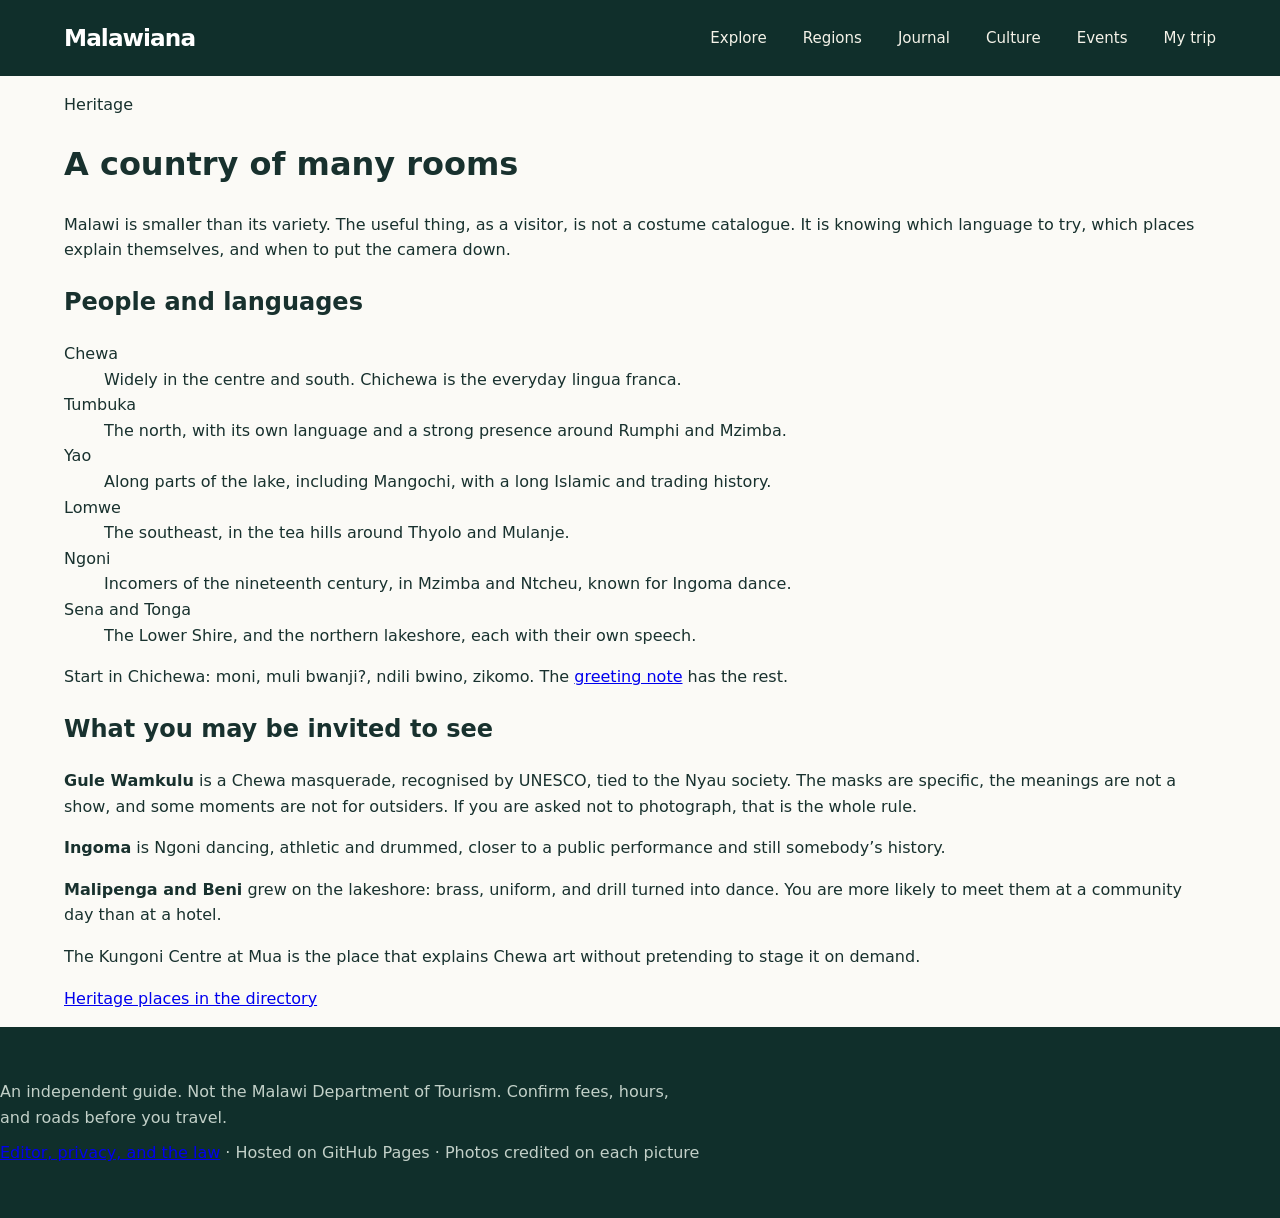
<file: culture.html>
<!DOCTYPE html>
<html lang="en">
<head>
  <meta charset="utf-8">
  <meta name="viewport" content="width=device-width, initial-scale=1">
  <title>Culture and heritage — Malawiana</title>
  <meta name="description" content="Languages, ceremonies, and the heritage sites in this guide.">
  <link rel="stylesheet" href="styles.css">
  
</head>
<body>
  <a class="skip" href="#content">Skip to content</a>
  <header class="top">
    <a class="brand" href="index.html">Malawiana</a>
    <nav>
      <a href="explore.html">Explore</a>
      <a href="regions/index.html">Regions</a>
      <a href="journal/index.html">Journal</a>
      <a href="culture.html">Culture</a>
      <a href="events.html">Events</a>
      <a href="plan.html">My trip</a>
    </nav>
  </header>
  <div id="content">
  <main class="wrap narrow">
    <p class="kicker">Heritage</p>
    <h1>A country of many rooms</h1>
    <p class="lede">Malawi is smaller than its variety. The useful thing, as a visitor, is not a costume catalogue. It is knowing which language to try, which places explain themselves, and when to put the camera down.</p>
    <h2>People and languages</h2>
    <dl class="people">
      <div><dt>Chewa</dt><dd>Widely in the centre and south. Chichewa is the everyday lingua franca.</dd></div>
      <div><dt>Tumbuka</dt><dd>The north, with its own language and a strong presence around Rumphi and Mzimba.</dd></div>
      <div><dt>Yao</dt><dd>Along parts of the lake, including Mangochi, with a long Islamic and trading history.</dd></div>
      <div><dt>Lomwe</dt><dd>The southeast, in the tea hills around Thyolo and Mulanje.</dd></div>
      <div><dt>Ngoni</dt><dd>Incomers of the nineteenth century, in Mzimba and Ntcheu, known for Ingoma dance.</dd></div>
      <div><dt>Sena and Tonga</dt><dd>The Lower Shire, and the northern lakeshore, each with their own speech.</dd></div>
    </dl>
    <p>Start in Chichewa: moni, muli bwanji?, ndili bwino, zikomo. The <a href="journal/greetings.html">greeting note</a> has the rest.</p>
    <h2>What you may be invited to see</h2>
    <p><strong>Gule Wamkulu</strong> is a Chewa masquerade, recognised by UNESCO, tied to the Nyau society. The masks are specific, the meanings are not a show, and some moments are not for outsiders. If you are asked not to photograph, that is the whole rule.</p>
    <p><strong>Ingoma</strong> is Ngoni dancing, athletic and drummed, closer to a public performance and still somebody’s history.</p>
    <p><strong>Malipenga and Beni</strong> grew on the lakeshore: brass, uniform, and drill turned into dance. You are more likely to meet them at a community day than at a hotel.</p>
    <p>The Kungoni Centre at Mua is the place that explains Chewa art without pretending to stage it on demand.</p>
    <p><a href="explore.html?category=culture">Heritage places in the directory</a></p>
  </main></div>
  <footer class="foot">
    <p>An independent guide. Not the Malawi Department of Tourism. Confirm fees, hours, and roads before you travel.</p>
    <p><a href="legal.html">Editor, privacy, and the law</a> · Hosted on GitHub Pages · Photos credited on each picture</p>
  </footer>
  <script src="app.js"></script>
</body>
</html>
</file>
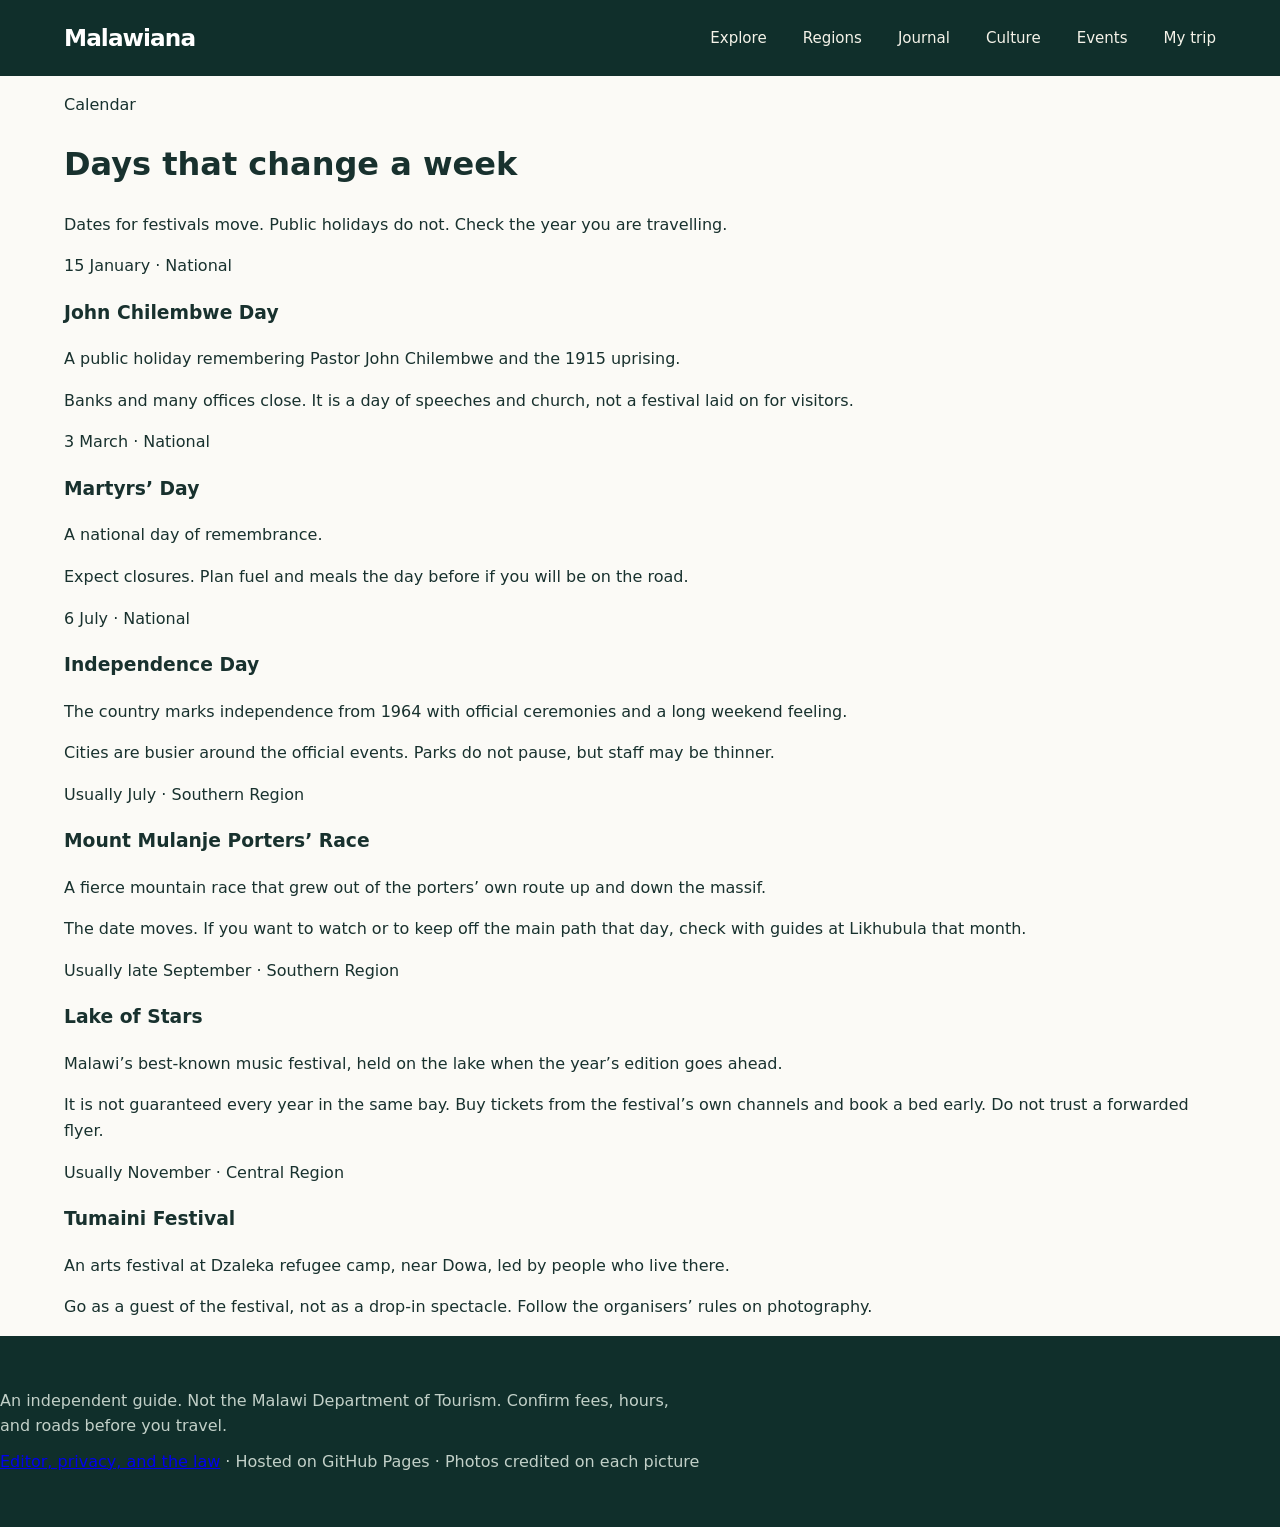
<file: events.html>
<!DOCTYPE html>
<html lang="en">
<head>
  <meta charset="utf-8">
  <meta name="viewport" content="width=device-width, initial-scale=1">
  <title>Events — Malawiana</title>
  <meta name="description" content="Public days and gatherings a traveller in Malawi should know about.">
  <link rel="stylesheet" href="styles.css">
  
</head>
<body>
  <a class="skip" href="#content">Skip to content</a>
  <header class="top">
    <a class="brand" href="index.html">Malawiana</a>
    <nav>
      <a href="explore.html">Explore</a>
      <a href="regions/index.html">Regions</a>
      <a href="journal/index.html">Journal</a>
      <a href="culture.html">Culture</a>
      <a href="events.html">Events</a>
      <a href="plan.html">My trip</a>
    </nav>
  </header>
  <div id="content">
  <main class="wrap">
    <p class="kicker">Calendar</p>
    <h1>Days that change a week</h1>
    <p class="lede">Dates for festivals move. Public holidays do not. Check the year you are travelling.</p>
    <div class="stack">
      <article class="card static">
          <p class="kicker">15 January · National</p>
          <h3>John Chilembwe Day</h3>
          <p>A public holiday remembering Pastor John Chilembwe and the 1915 uprising.</p>
          <p class="fine">Banks and many offices close. It is a day of speeches and church, not a festival laid on for visitors.</p>
        </article><article class="card static">
          <p class="kicker">3 March · National</p>
          <h3>Martyrs’ Day</h3>
          <p>A national day of remembrance.</p>
          <p class="fine">Expect closures. Plan fuel and meals the day before if you will be on the road.</p>
        </article><article class="card static">
          <p class="kicker">6 July · National</p>
          <h3>Independence Day</h3>
          <p>The country marks independence from 1964 with official ceremonies and a long weekend feeling.</p>
          <p class="fine">Cities are busier around the official events. Parks do not pause, but staff may be thinner.</p>
        </article><article class="card static">
          <p class="kicker">Usually July · Southern Region</p>
          <h3>Mount Mulanje Porters’ Race</h3>
          <p>A fierce mountain race that grew out of the porters’ own route up and down the massif.</p>
          <p class="fine">The date moves. If you want to watch or to keep off the main path that day, check with guides at Likhubula that month.</p>
        </article><article class="card static">
          <p class="kicker">Usually late September · Southern Region</p>
          <h3>Lake of Stars</h3>
          <p>Malawi’s best-known music festival, held on the lake when the year’s edition goes ahead.</p>
          <p class="fine">It is not guaranteed every year in the same bay. Buy tickets from the festival’s own channels and book a bed early. Do not trust a forwarded flyer.</p>
        </article><article class="card static">
          <p class="kicker">Usually November · Central Region</p>
          <h3>Tumaini Festival</h3>
          <p>An arts festival at Dzaleka refugee camp, near Dowa, led by people who live there.</p>
          <p class="fine">Go as a guest of the festival, not as a drop-in spectacle. Follow the organisers’ rules on photography.</p>
        </article>
    </div>
  </main></div>
  <footer class="foot">
    <p>An independent guide. Not the Malawi Department of Tourism. Confirm fees, hours, and roads before you travel.</p>
    <p><a href="legal.html">Editor, privacy, and the law</a> · Hosted on GitHub Pages · Photos credited on each picture</p>
  </footer>
  <script src="app.js"></script>
</body>
</html>
</file>
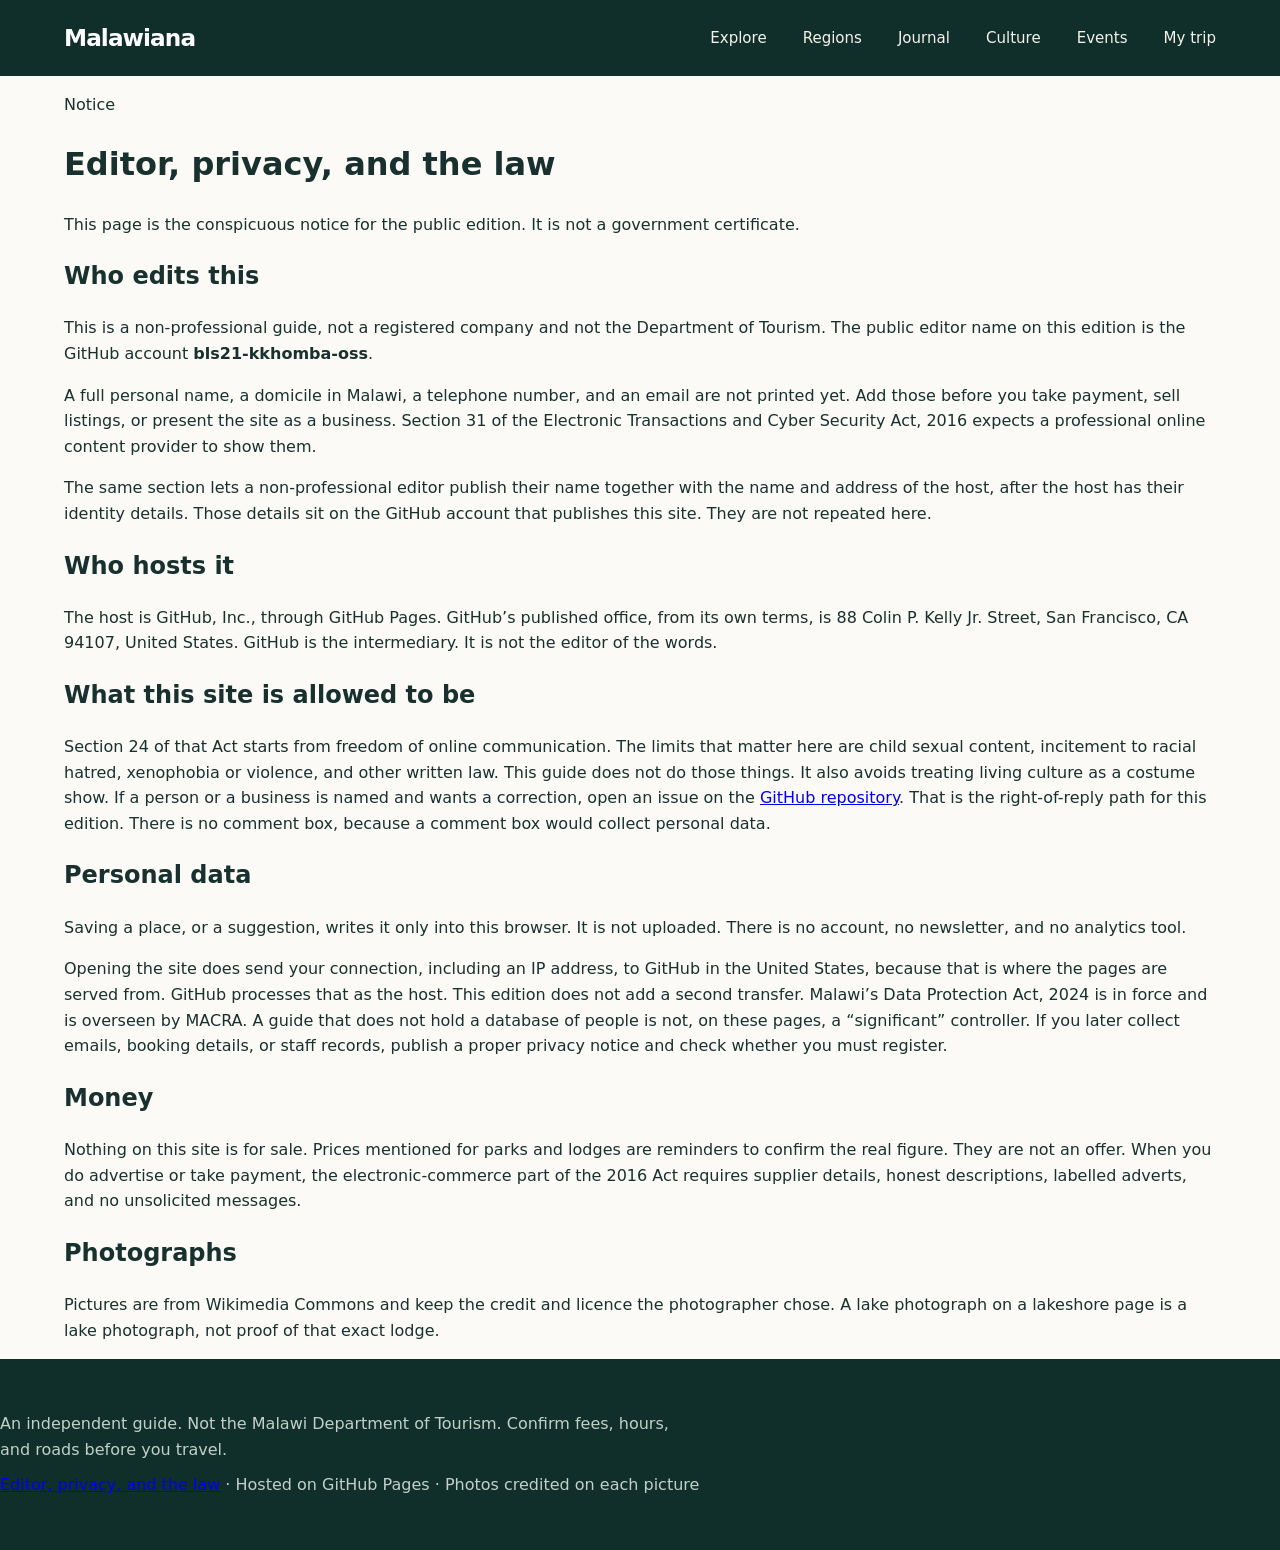
<file: legal.html>
<!DOCTYPE html>
<html lang="en">
<head>
  <meta charset="utf-8">
  <meta name="viewport" content="width=device-width, initial-scale=1">
  <title>Editor, privacy, and the law — Malawiana</title>
  <meta name="description" content="Who publishes Malawiana, what data it keeps, and the Malawi rules that apply.">
  <link rel="stylesheet" href="styles.css">
  
</head>
<body>
  <a class="skip" href="#content">Skip to content</a>
  <header class="top">
    <a class="brand" href="index.html">Malawiana</a>
    <nav>
      <a href="explore.html">Explore</a>
      <a href="regions/index.html">Regions</a>
      <a href="journal/index.html">Journal</a>
      <a href="culture.html">Culture</a>
      <a href="events.html">Events</a>
      <a href="plan.html">My trip</a>
    </nav>
  </header>
  <div id="content">
  <main class="wrap narrow">
    <p class="kicker">Notice</p>
    <h1>Editor, privacy, and the law</h1>
    <p class="lede">This page is the conspicuous notice for the public edition. It is not a government certificate.</p>
    <h2>Who edits this</h2>
    <p>This is a non-professional guide, not a registered company and not the Department of Tourism. The public editor name on this edition is the GitHub account <strong>bls21-kkhomba-oss</strong>.</p>
    <p>A full personal name, a domicile in Malawi, a telephone number, and an email are not printed yet. Add those before you take payment, sell listings, or present the site as a business. Section 31 of the Electronic Transactions and Cyber Security Act, 2016 expects a professional online content provider to show them.</p>
    <p>The same section lets a non-professional editor publish their name together with the name and address of the host, after the host has their identity details. Those details sit on the GitHub account that publishes this site. They are not repeated here.</p>
    <h2>Who hosts it</h2>
    <p>The host is GitHub, Inc., through GitHub Pages. GitHub’s published office, from its own terms, is 88 Colin P. Kelly Jr. Street, San Francisco, CA 94107, United States. GitHub is the intermediary. It is not the editor of the words.</p>
    <h2>What this site is allowed to be</h2>
    <p>Section 24 of that Act starts from freedom of online communication. The limits that matter here are child sexual content, incitement to racial hatred, xenophobia or violence, and other written law. This guide does not do those things. It also avoids treating living culture as a costume show. If a person or a business is named and wants a correction, open an issue on the <a href="https://github.com/bls21-kkhomba-oss/malawiana/issues">GitHub repository</a>. That is the right-of-reply path for this edition. There is no comment box, because a comment box would collect personal data.</p>
    <h2>Personal data</h2>
    <p>Saving a place, or a suggestion, writes it only into this browser. It is not uploaded. There is no account, no newsletter, and no analytics tool.</p>
    <p>Opening the site does send your connection, including an IP address, to GitHub in the United States, because that is where the pages are served from. GitHub processes that as the host. This edition does not add a second transfer. Malawi’s Data Protection Act, 2024 is in force and is overseen by MACRA. A guide that does not hold a database of people is not, on these pages, a “significant” controller. If you later collect emails, booking details, or staff records, publish a proper privacy notice and check whether you must register.</p>
    <h2>Money</h2>
    <p>Nothing on this site is for sale. Prices mentioned for parks and lodges are reminders to confirm the real figure. They are not an offer. When you do advertise or take payment, the electronic-commerce part of the 2016 Act requires supplier details, honest descriptions, labelled adverts, and no unsolicited messages.</p>
    <h2>Photographs</h2>
    <p>Pictures are from Wikimedia Commons and keep the credit and licence the photographer chose. A lake photograph on a lakeshore page is a lake photograph, not proof of that exact lodge.</p>
  </main></div>
  <footer class="foot">
    <p>An independent guide. Not the Malawi Department of Tourism. Confirm fees, hours, and roads before you travel.</p>
    <p><a href="legal.html">Editor, privacy, and the law</a> · Hosted on GitHub Pages · Photos credited on each picture</p>
  </footer>
  <script src="app.js"></script>
</body>
</html>
</file>
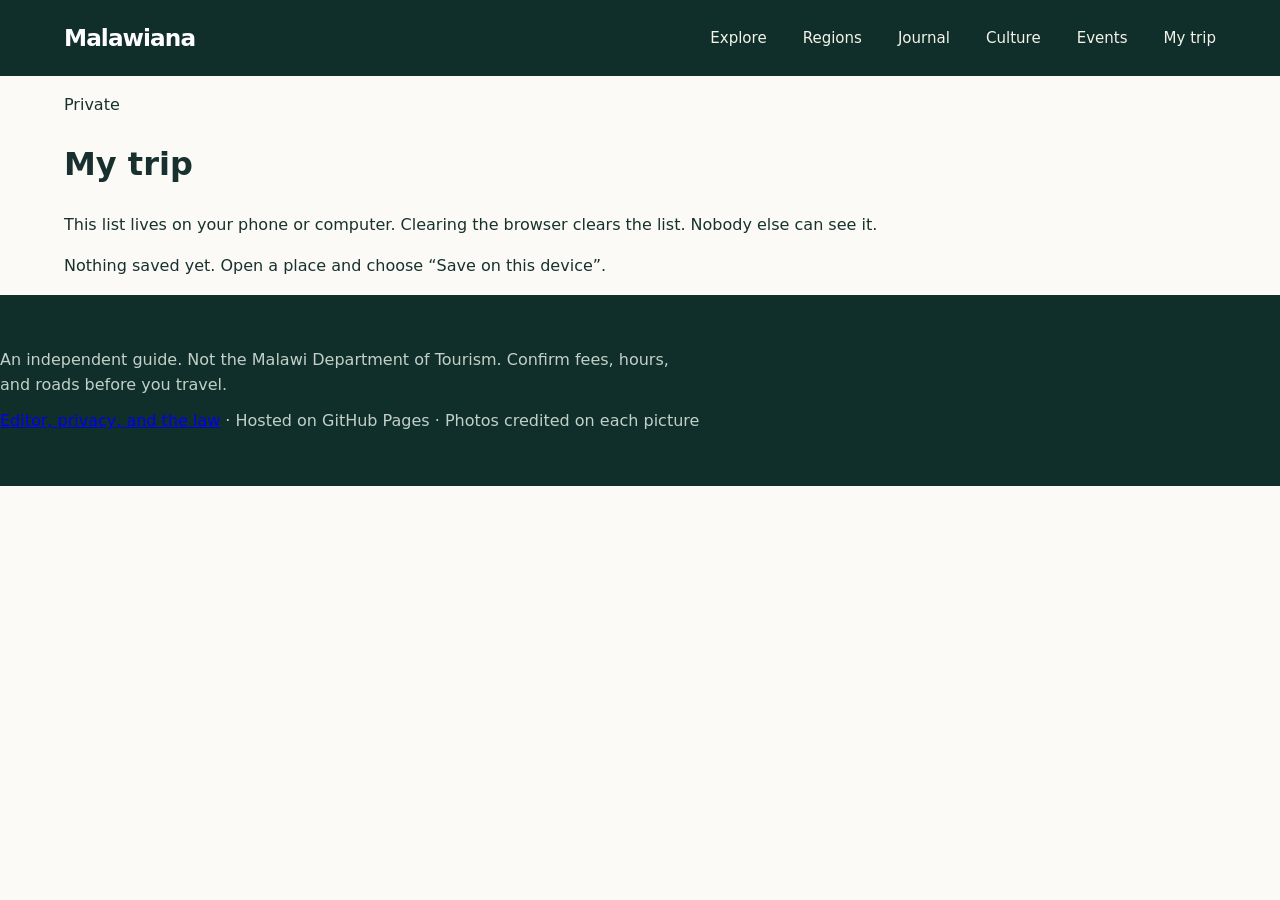
<file: plan.html>
<!DOCTYPE html>
<html lang="en">
<head>
  <meta charset="utf-8">
  <meta name="viewport" content="width=device-width, initial-scale=1">
  <title>My trip — Malawiana</title>
  <meta name="description" content="Places you saved in this browser.">
  <link rel="stylesheet" href="styles.css">
  
</head>
<body>
  <a class="skip" href="#content">Skip to content</a>
  <header class="top">
    <a class="brand" href="index.html">Malawiana</a>
    <nav>
      <a href="explore.html">Explore</a>
      <a href="regions/index.html">Regions</a>
      <a href="journal/index.html">Journal</a>
      <a href="culture.html">Culture</a>
      <a href="events.html">Events</a>
      <a href="plan.html">My trip</a>
    </nav>
  </header>
  <div id="content">
  <main class="wrap narrow">
    <p class="kicker">Private</p>
    <h1>My trip</h1>
    <p class="lede">This list lives on your phone or computer. Clearing the browser clears the list. Nobody else can see it.</p>
    <div id="trip"></div>
  </main></div>
  <footer class="foot">
    <p>An independent guide. Not the Malawi Department of Tourism. Confirm fees, hours, and roads before you travel.</p>
    <p><a href="legal.html">Editor, privacy, and the law</a> · Hosted on GitHub Pages · Photos credited on each picture</p>
  </footer>
  <script src="app.js"></script>
</body>
</html>
</file>
<file: styles.css>
*{box-sizing:border-box}html{scroll-behavior:smooth}body{margin:0;font-family:Inter,ui-sans-serif,system-ui,-apple-system,"Segoe UI",sans-serif;color:#18312e;background:#fbfaf6;line-height:1.6}.skip{position:absolute;left:-9999px}.skip:focus{left:1rem;top:1rem;background:#fff;padding:.7rem;z-index:20}.top{height:76px;padding:0 max(5vw,22px);display:flex;align-items:center;justify-content:space-between;background:#102f2b;color:#fff}.brand{font-size:1.45rem;font-weight:800;letter-spacing:-.04em;color:#fff;text-decoration:none}.brand span{color:#d7a95c}.top nav{display:flex;gap:clamp(14px,3vw,36px)}.top nav a{color:#f5f3e9;text-decoration:none;font-size:.94rem}.top nav a:hover{color:#e6bd79}.hero{min-height:590px;height:min(76vh,760px);position:relative;display:flex;align-items:center;overflow:hidden;background:#183b36;color:#fff}.hero-image,.hero-shade{position:absolute;inset:0;width:100%;height:100%}.hero-image{object-fit:cover;object-position:center 55%}.hero-shade{background:linear-gradient(90deg,rgba(5,28,25,.82),rgba(5,28,25,.36) 58%,rgba(5,28,25,.08))}.hero-copy{position:relative;z-index:1;width:min(760px,90%);margin-left:max(7vw,24px);padding:70px 0}.eyebrow{text-transform:uppercase;letter-spacing:.16em;font-size:.75rem;font-weight:800;color:#e5bd79;margin:0 0 14px}.eyebrow.dark{color:#98713b}.hero h1{font-size:clamp(2.8rem,7vw,5.7rem);line-height:1.02;letter-spacing:-.055em;margin:0 0 22px}.hero-copy>p:not(.eyebrow){font-size:1.13rem;max-width:560px;color:#f0f0e9}.primary-link{display:inline-flex;gap:18px;align-items:center;margin-top:18px;padding:13px 20px;background:#e0b66f;color:#172f2b;text-decoration:none;font-weight:750;border-radius:3px}.primary-link:hover{background:#f1d29b}.hero-credit{position:absolute;right:22px;bottom:16px;font-size:.75rem;color:#fff}.wrap{width:min(1160px,90%);margin-inline:auto}.intro{padding:90px 0 84px}.intro h2,.gallery-section h2,.region-section h2{font-size:clamp(2rem,4vw,3.2rem);letter-spacing:-.045em;line-height:1.1;margin:0 0 28px}.intro-grid{display:grid;grid-template-columns:1fr 1fr;gap:50px;align-items:center}.intro-grid>p{font-size:1.1rem;color:#52635e;max-width:560px}.quick-facts{display:flex;justify-content:space-between;gap:15px;border-left:1px solid #d9d8ce;padding-left:34px}.quick-facts div{display:flex;flex-direction:column}.quick-facts strong{font-size:1.65rem;color:#9b713a}.quick-facts span{font-size:.85rem;color:#64716c}.region-section{background:#143b35;color:#fff;padding:82px 0}.region-section h2{margin-bottom:32px}.region-grid{display:grid;grid-template-columns:repeat(3,1fr);gap:22px}.region-card{background:#204940;overflow:hidden}.region-card img{width:100%;height:220px;object-fit:cover;display:block}.region-card div{padding:20px 22px 24px}.region-card h3{margin:0 0 7px;font-size:1.3rem}.region-card p{margin:0;color:#d3dfd8;font-size:.95rem}.gallery-section{padding:88px 0}.gallery-heading{display:flex;align-items:end;justify-content:space-between;gap:24px;margin-bottom:28px}.gallery-heading h2{margin-bottom:0}.gallery-heading>p{max-width:310px;color:#68736e;margin:0 0 5px}.photo-grid{display:grid;grid-template-columns:repeat(3,1fr);gap:18px}.photo-card{margin:0;background:#fff;box-shadow:0 5px 22px rgba(25,48,40,.08);overflow:hidden}.photo-card img{display:block;width:100%;height:245px;object-fit:cover;background:#e7e6df}.photo-card figcaption{padding:13px 16px 16px;display:flex;flex-direction:column}.photo-card figcaption strong{font-size:.96rem}.photo-card figcaption span{font-size:.83rem;color:#69756f}.foot{background:#102f2b;color:#e7eee9;padding:42px 0}.foot p{max-width:700px;margin:10px 0;color:#c2d0c8}.foot .small{font-size:.8rem;color:#9eb2a8}@media(max-width:760px){.top{height:auto;min-height:70px;align-items:flex-start;flex-direction:column;padding-top:14px;padding-bottom:14px;gap:8px}.top nav{width:100%;overflow-x:auto;gap:20px;padding-bottom:4px}.top nav a{white-space:nowrap;font-size:.86rem}.hero{height:650px;min-height:520px}.hero-copy{margin-left:6%;padding:50px 0}.intro{padding:62px 0}.intro-grid{grid-template-columns:1fr;gap:20px}.quick-facts{padding-left:0;border-left:0;border-top:1px solid #d9d8ce;padding-top:20px}.region-section,.gallery-section{padding:62px 0}.region-grid{grid-template-columns:1fr}.region-card img{height:230px}.gallery-heading{display:block}.gallery-heading>p{margin-top:12px}.photo-grid{grid-template-columns:repeat(2,minmax(0,1fr));gap:12px}.photo-card img{height:170px}.photo-card figcaption{padding:10px}.photo-card figcaption strong{font-size:.85rem}.photo-card figcaption span{font-size:.76rem}}@media(max-width:420px){.photo-grid{grid-template-columns:1fr}.photo-card img{height:220px}.quick-facts strong{font-size:1.3rem}}
</file>
